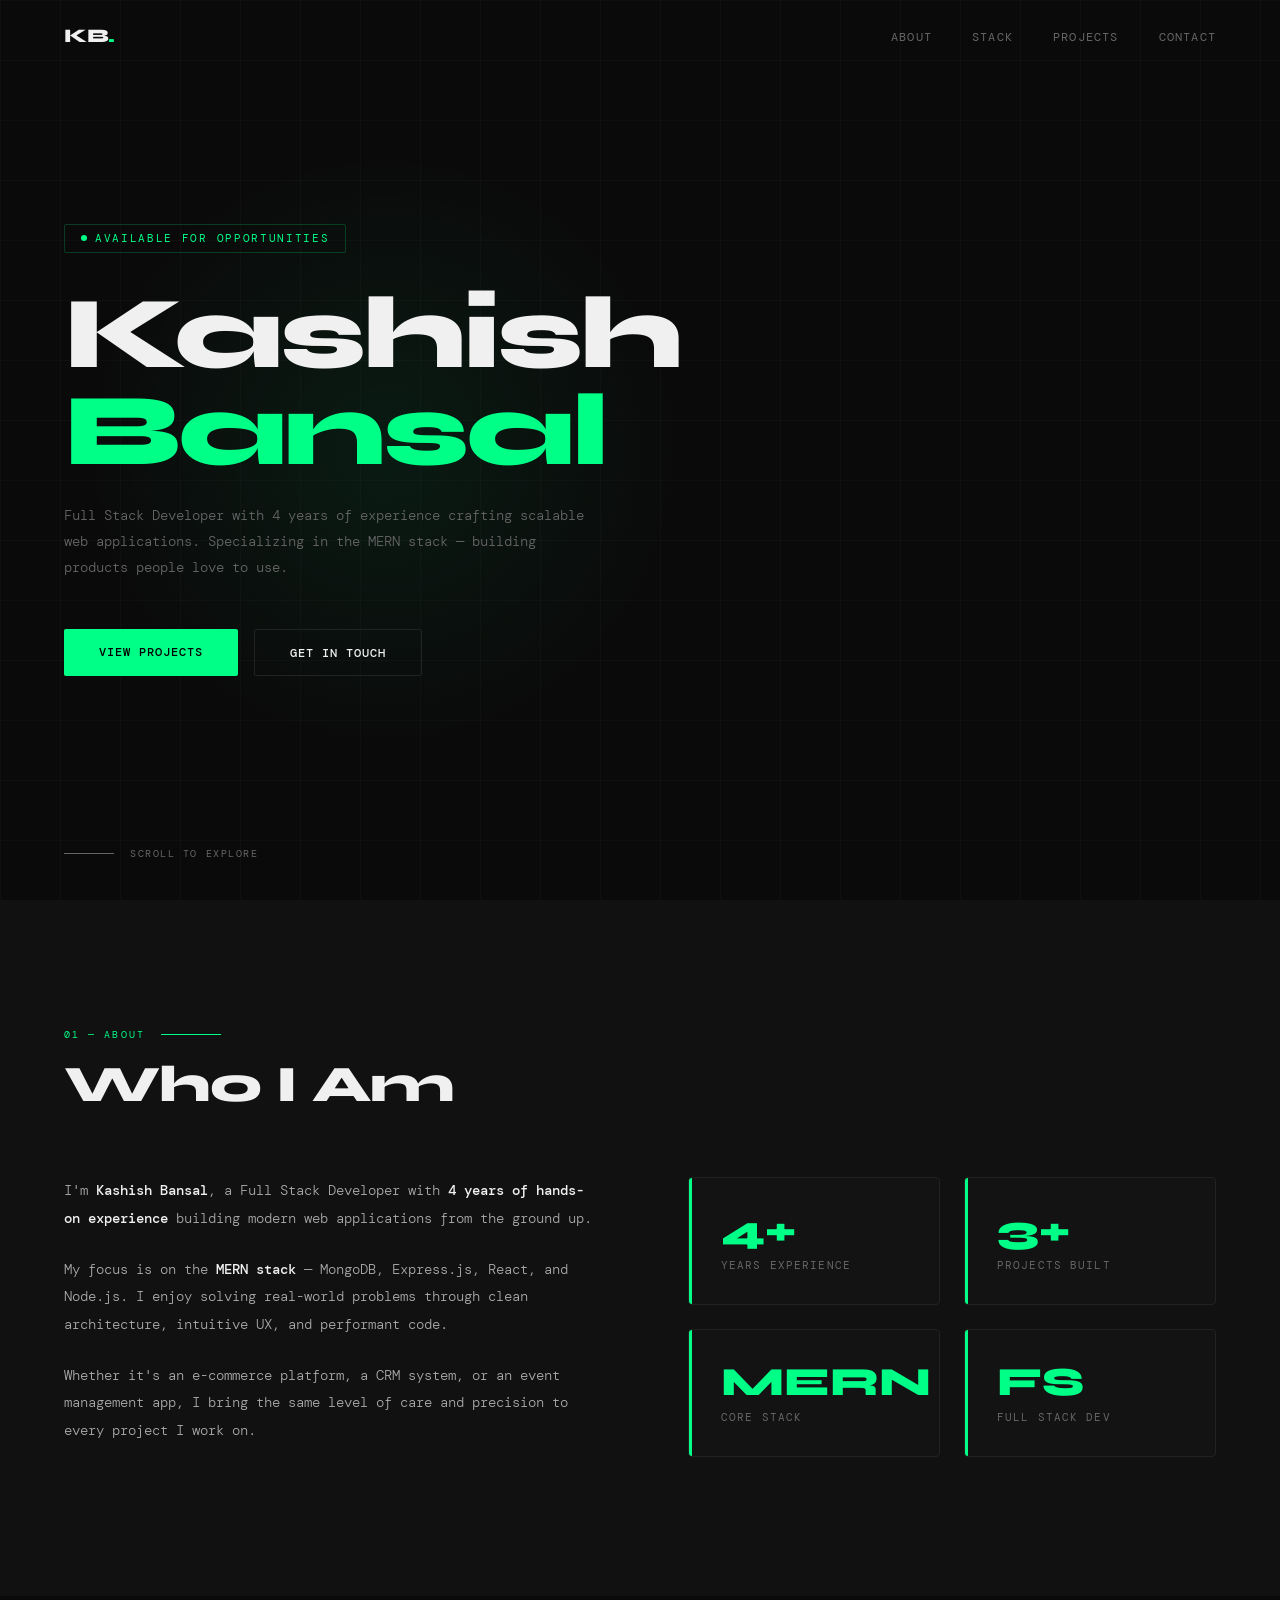
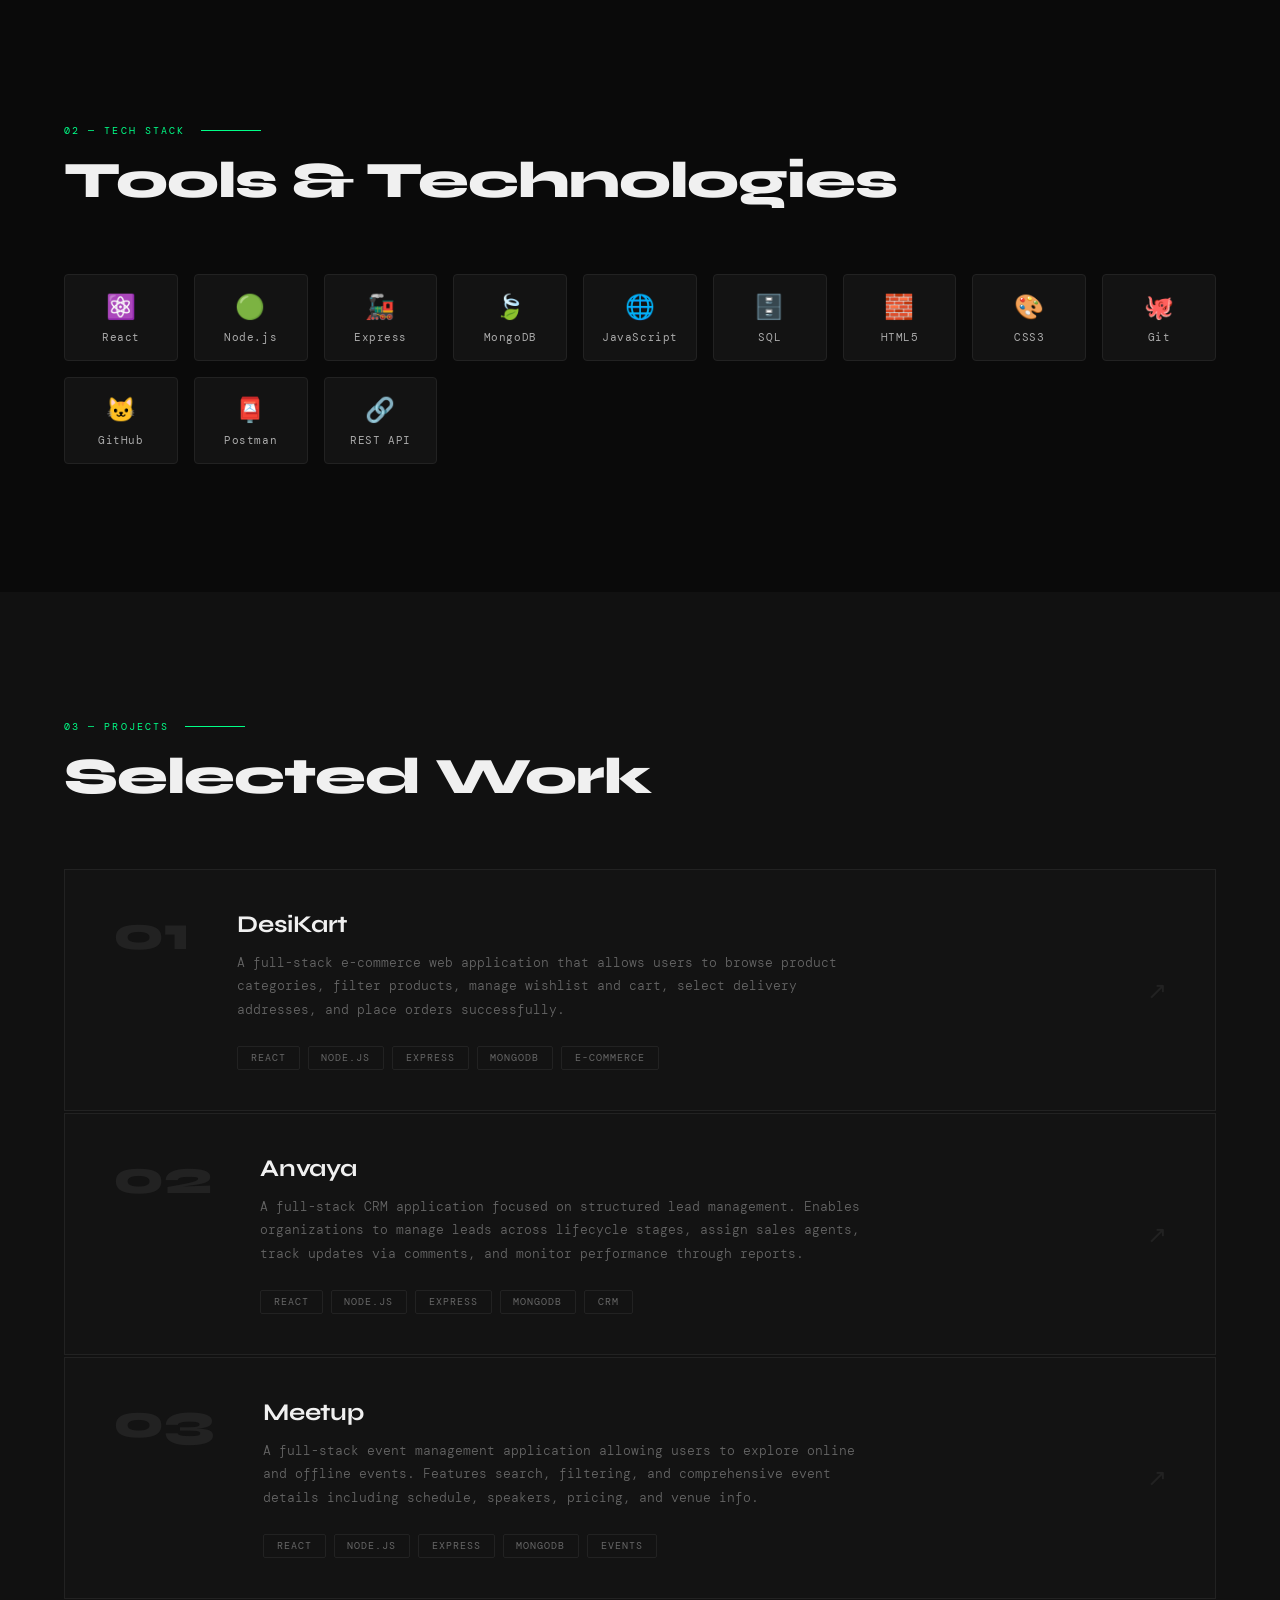
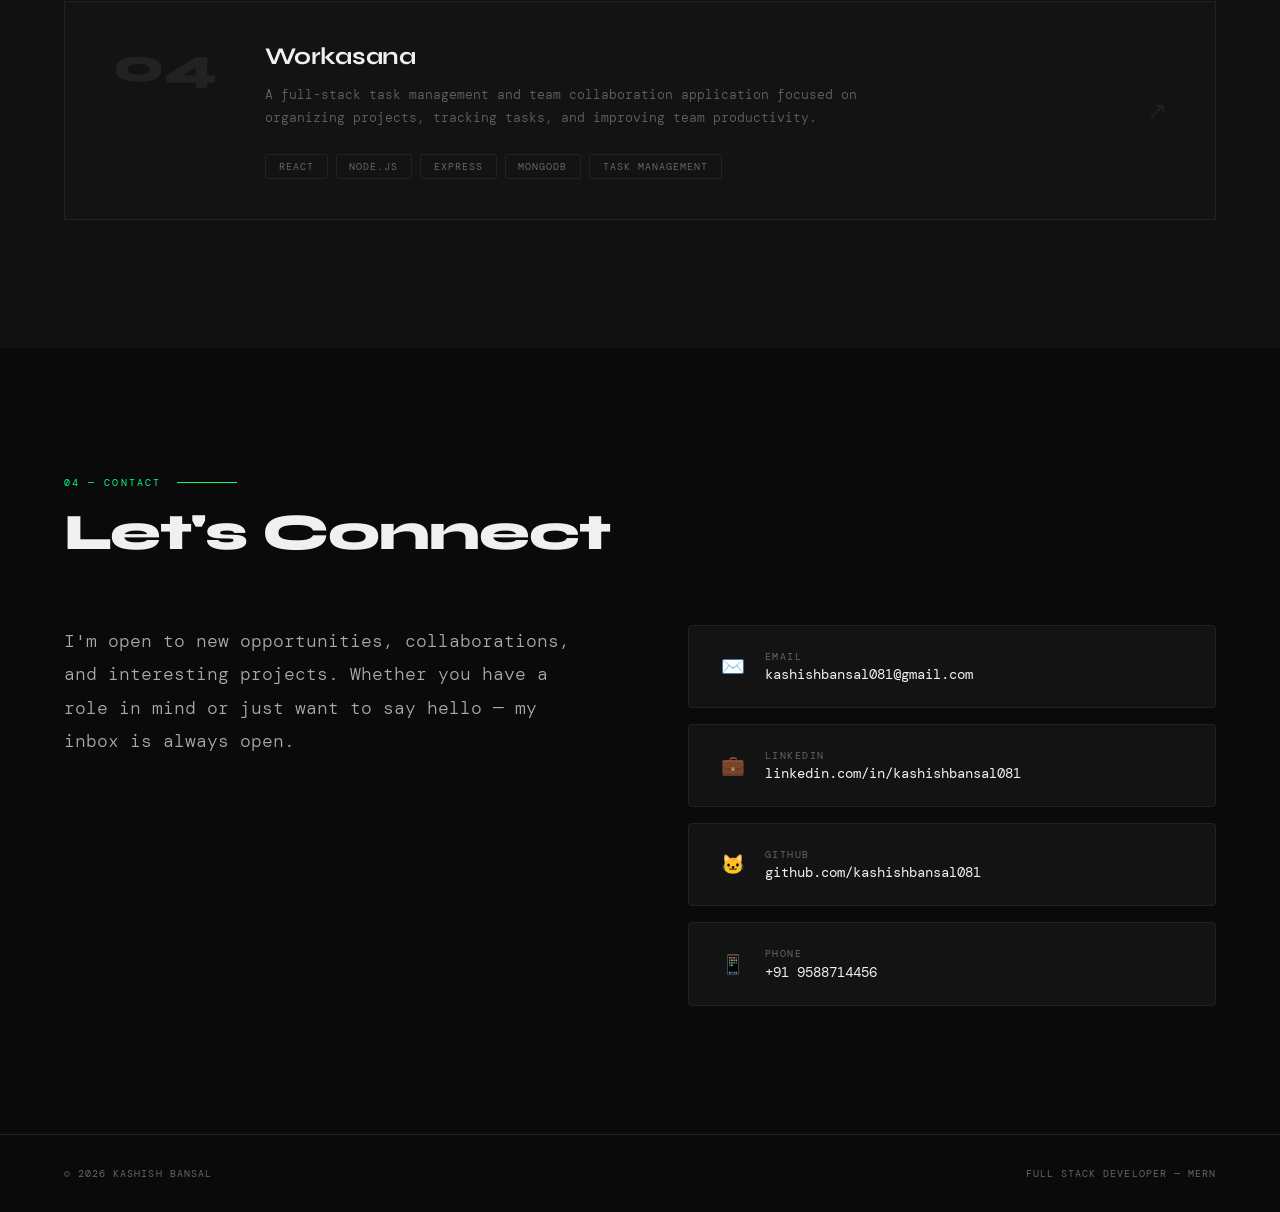
<file: index.html>
<!DOCTYPE html>
<html lang="en">
<head>
  <meta charset="UTF-8" />
  <meta name="viewport" content="width=device-width, initial-scale=1.0" />
  <title>Kashish Bansal — Full Stack Developer</title>

  <link
    href="https://fonts.googleapis.com/css2?family=Syne:wght@400;600;700;800&family=DM+Mono:wght@300;400;500&display=swap"
    rel="stylesheet"
  />

  <link rel="stylesheet" href="porfolio.css" />
</head>
<body>

  <nav id="navbar">
    <div class="nav-logo">KB<span>.</span></div>
    <ul class="nav-links">
      <li><a href="#about">About</a></li>
      <li><a href="#stack">Stack</a></li>
      <li><a href="#projects">Projects</a></li>
      <li><a href="#contact">Contact</a></li>
    </ul>
  </nav>

  <!-- HERO -->
  <section class="hero" id="home">
    <div class="hero-grid-lines"></div>
    <div class="hero-glow"></div>

    <div class="hero-content">
      <div class="hero-tag">Available for opportunities</div>

      <h1>
        <span class="line1">Kashish</span><br />
        <span class="line2">Bansal</span>
      </h1>

      <p class="hero-desc">
        Full Stack Developer with 4 years of experience crafting scalable web applications.
        Specializing in the MERN stack — building products people love to use.
      </p>

      <div class="hero-cta">
        <a href="#projects" class="btn-primary">View Projects</a>
        <a href="#contact" class="btn-outline">Get In Touch</a>
      </div>
    </div>

    <div class="hero-scroll">
      <div class="scroll-line"></div>
      Scroll to explore
    </div>
  </section>

  <!-- ABOUT -->
  <section id="about">
    <div class="section-label">01 — About</div>
    <h2 class="section-title">Who I Am</h2>

    <div class="about-grid fade-in">
      <div class="about-text">
        <p>
          I'm <strong>Kashish Bansal</strong>, a Full Stack Developer with
          <strong>4 years of hands-on experience</strong> building modern web applications from the ground up.
        </p>
        <p>
          My focus is on the <strong>MERN stack</strong> — MongoDB, Express.js, React, and Node.js.
          I enjoy solving real-world problems through clean architecture, intuitive UX, and performant code.
        </p>
        <p>
          Whether it's an e-commerce platform, a CRM system, or an event management app,
          I bring the same level of care and precision to every project I work on.
        </p>
      </div>

      <div class="about-stats">
        <div class="stat-card">
          <div class="stat-num">4+</div>
          <div class="stat-label">Years Experience</div>
        </div>
        <div class="stat-card">
          <div class="stat-num">3+</div>
          <div class="stat-label">Projects Built</div>
        </div>
        <div class="stat-card">
          <div class="stat-num">MERN</div>
          <div class="stat-label">Core Stack</div>
        </div>
        <div class="stat-card">
          <div class="stat-num">FS</div>
          <div class="stat-label">Full Stack Dev</div>
        </div>
      </div>
    </div>
  </section>

  <!-- TECH STACK -->
  <section id="stack">
    <div class="section-label">02 — Tech Stack</div>
    <h2 class="section-title">Tools & Technologies</h2>

    <div class="stack-grid fade-in">
      <div class="tech-pill"><span class="icon">⚛️</span>React</div>
      <div class="tech-pill"><span class="icon">🟢</span>Node.js</div>
      <div class="tech-pill"><span class="icon">🚂</span>Express</div>
      <div class="tech-pill"><span class="icon">🍃</span>MongoDB</div>
      <div class="tech-pill"><span class="icon">🌐</span>JavaScript</div>
      <div class="tech-pill"><span class="icon">🗄️</span>SQL</div>
      <div class="tech-pill"><span class="icon">🧱</span>HTML5</div>
      <div class="tech-pill"><span class="icon">🎨</span>CSS3</div>
      <div class="tech-pill"><span class="icon">🐙</span>Git</div>
      <div class="tech-pill"><span class="icon">🐱</span>GitHub</div>
      <div class="tech-pill"><span class="icon">📮</span>Postman</div>
      <div class="tech-pill"><span class="icon">🔗</span>REST API</div>
    </div>
  </section>

  <!-- PROJECTS -->
  <section id="projects">
    <div class="section-label">03 — Projects</div>
    <h2 class="section-title">Selected Work</h2>

    <div class="projects-list fade-in">

      <!-- Project 1 -->
      <a
        href="https://frontend-e-commerce-iota-nine.vercel.app/"
        target="_blank"
        rel="noopener noreferrer"
        class="project-item"
      >
        <div class="project-num">01</div>

        <div class="project-info">
          <div class="project-name">DesiKart</div>
          <p class="project-desc">
            A full-stack e-commerce web application that allows users to browse product categories,
            filter products, manage wishlist and cart, select delivery addresses, and place orders successfully.
          </p>

          <div class="project-tags">
            <span class="tag">React</span>
            <span class="tag">Node.js</span>
            <span class="tag">Express</span>
            <span class="tag">MongoDB</span>
            <span class="tag">E-Commerce</span>
          </div>
        </div>

        <div class="project-arrow">↗</div>
      </a>

      <!-- Project 2 -->
      <a
        href="https://frontend-crm-khaki.vercel.app/"
        target="_blank"
        rel="noopener noreferrer"
        class="project-item"
      >
        <div class="project-num">02</div>

        <div class="project-info">
          <div class="project-name">Anvaya</div>
          <p class="project-desc">
            A full-stack CRM application focused on structured lead management.
            Enables organizations to manage leads across lifecycle stages, assign sales agents,
            track updates via comments, and monitor performance through reports.
          </p>

          <div class="project-tags">
            <span class="tag">React</span>
            <span class="tag">Node.js</span>
            <span class="tag">Express</span>
            <span class="tag">MongoDB</span>
            <span class="tag">CRM</span>
          </div>
        </div>

        <div class="project-arrow">↗</div>
      </a>

      <!-- Project 3 -->
      <a
        href="https://frontend-meetup-app-sable.vercel.app/"
        target="_blank"
        rel="noopener noreferrer"
        class="project-item"
      >
        <div class="project-num">03</div>

        <div class="project-info">
          <div class="project-name">Meetup</div>
          <p class="project-desc">
            A full-stack event management application allowing users to explore online and offline events.
            Features search, filtering, and comprehensive event details including schedule, speakers, pricing, and venue info.
          </p>

          <div class="project-tags">
            <span class="tag">React</span>
            <span class="tag">Node.js</span>
            <span class="tag">Express</span>
            <span class="tag">MongoDB</span>
            <span class="tag">Events</span>
          </div>
        </div>

        <div class="project-arrow">↗</div>
      </a>

      <!-- Project 4 -->
      <a
        href="https://frontend-workasana-3m46-m0f79z5gn.vercel.app/"
        target="_blank"
        rel="noopener noreferrer"
        class="project-item"
      >
        <div class="project-num">04</div>

        <div class="project-info">
          <div class="project-name">Workasana</div>
          <p class="project-desc">
            A full-stack task management and team collaboration application focused on organizing projects,
            tracking tasks, and improving team productivity.
          </p>

          <div class="project-tags">
            <span class="tag">React</span>
            <span class="tag">Node.js</span>
            <span class="tag">Express</span>
            <span class="tag">MongoDB</span>
            <span class="tag">Task Management</span>
          </div>
        </div>

        <div class="project-arrow">↗</div>
      </a>

    </div>
  </section>

  <!-- CONTACT -->
  <section id="contact">
    <div class="section-label">04 — Contact</div>
    <h2 class="section-title">Let's Connect</h2>

    <div class="contact-wrapper fade-in">
      <div class="contact-intro">
        <p style="font-size:1.1rem;line-height:1.9;color:#aaa;font-weight:300;">
          I'm open to new opportunities, collaborations, and interesting projects.
          Whether you have a role in mind or just want to say hello — my inbox is always open.
        </p>
      </div>

      <div class="contact-links">
        <a href="mailto:kashishbansal081@gmail.com" class="contact-link">
          <span class="link-icon">✉️</span>
          <div class="link-meta">
            <span class="link-type">Email</span>
            <span class="link-label">kashishbansal081@gmail.com</span>
          </div>
        </a>

        <a
          href="https://linkedin.com/in/kashishbansal081"
          target="_blank"
          rel="noopener noreferrer"
          class="contact-link"
        >
          <span class="link-icon">💼</span>
          <div class="link-meta">
            <span class="link-type">LinkedIn</span>
            <span class="link-label">linkedin.com/in/kashishbansal081</span>
          </div>
        </a>

        <a
          href="https://github.com/kashishbansal081"
          target="_blank"
          rel="noopener noreferrer"
          class="contact-link"
        >
          <span class="link-icon">🐱</span>
          <div class="link-meta">
            <span class="link-type">GitHub</span>
            <span class="link-label">github.com/kashishbansal081</span>
          </div>
        </a>

        <a href="tel:+919588714456" class="contact-link">
          <span class="link-icon">📱</span>
          <div class="link-meta">
            <span class="link-type">Phone</span>
            <span class="link-label">+91 9588714456</span>
          </div>
        </a>
      </div>
    </div>
  </section>

  <footer>
    <span>&copy; 2026 Kashish Bansal</span>
    <span>Full Stack Developer — MERN</span>
  </footer>

  <script>
    // Nav scroll
    const navbar = document.getElementById("navbar");

    window.addEventListener("scroll", () => {
      navbar.classList.toggle("scrolled", window.scrollY > 50);
    });

    // Fade in observer
    const observer = new IntersectionObserver((entries) => {
      entries.forEach((entry, i) => {
        if (entry.isIntersecting) {
          entry.target.style.transitionDelay = i * 0.1 + "s";
          entry.target.classList.add("visible");
        }
      });
    }, { threshold: 0.1 });

    document.querySelectorAll(".fade-in").forEach((el) => observer.observe(el));
  </script>

</body>
</html>
</file>
<file: porfolio.css>
:root {
  --bg: #0a0a0a;
  --surface: #111111;
  --surface2: #181818;
  --border: #222222;
  --accent: #00ff87;
  --accent2: #00c4ff;
  --text: #f0f0f0;
  --muted: #666666;
  --card-bg: #131313;
}

*,
*::before,
*::after {
  box-sizing: border-box;
  margin: 0;
  padding: 0;
}

html {
  scroll-behavior: smooth;
}

body {
  background: var(--bg);
  color: var(--text);
  font-family: "DM Mono", monospace;
  overflow-x: hidden;
}

/* Noise overlay */
body::before {
  content: "";
  position: fixed;
  inset: 0;
  pointer-events: none;
  z-index: 1;
  opacity: 0.4;
}

/* NAV */
nav {
  position: fixed;
  top: 0;
  left: 0;
  right: 0;
  z-index: 100;
  display: flex;
  justify-content: space-between;
  align-items: center;
  padding: 1.5rem 4rem;
  border-bottom: 1px solid transparent;
  transition: all 0.3s;
  backdrop-filter: blur(0px);
}
nav.scrolled {
  border-bottom-color: var(--border);
  background: rgba(10, 10, 10, 0.85);
  backdrop-filter: blur(20px);
}
.nav-logo {
  font-family: "Syne", sans-serif;
  font-weight: 800;
  font-size: 1.2rem;
  letter-spacing: -0.02em;
}
.nav-logo span {
  color: var(--accent);
}
.nav-links {
  display: flex;
  gap: 2.5rem;
  list-style: none;
}
.nav-links a {
  color: var(--muted);
  text-decoration: none;
  font-size: 0.75rem;
  letter-spacing: 0.1em;
  text-transform: uppercase;
  transition: color 0.2s;
}
.nav-links a:hover {
  color: var(--accent);
}

/* HERO */
.hero {
  min-height: 100vh;
  display: flex;
  flex-direction: column;
  justify-content: center;
  padding: 0 4rem;
  position: relative;
  overflow: hidden;
}
.hero-grid-lines {
  position: absolute;
  inset: 0;
  z-index: 0;
  background-image:
    linear-gradient(rgba(255, 255, 255, 0.02) 1px, transparent 1px),
    linear-gradient(90deg, rgba(255, 255, 255, 0.02) 1px, transparent 1px);
  background-size: 60px 60px;
}
.hero-glow {
  position: absolute;
  width: 600px;
  height: 600px;
  background: radial-gradient(
    circle,
    rgba(0, 255, 135, 0.07) 0%,
    transparent 70%
  );
  top: 50%;
  left: 30%;
  transform: translate(-50%, -50%);
  pointer-events: none;
}
.hero-content {
  position: relative;
  z-index: 2;
  max-width: 900px;
}
.hero-tag {
  display: inline-flex;
  align-items: center;
  gap: 0.5rem;
  font-size: 0.7rem;
  letter-spacing: 0.15em;
  text-transform: uppercase;
  color: var(--accent);
  margin-bottom: 2rem;
  border: 1px solid rgba(0, 255, 135, 0.2);
  padding: 0.4rem 1rem;
  border-radius: 2px;
}
.hero-tag::before {
  content: "";
  width: 6px;
  height: 6px;
  background: var(--accent);
  border-radius: 50%;
  animation: pulse 2s infinite;
}
@keyframes pulse {
  0%,
  100% {
    opacity: 1;
    transform: scale(1);
  }
  50% {
    opacity: 0.4;
    transform: scale(0.8);
  }
}
.hero h1 {
  font-family: "Syne", sans-serif;
  font-size: clamp(3.5rem, 8vw, 7rem);
  font-weight: 800;
  line-height: 0.95;
  letter-spacing: -0.03em;
  margin-bottom: 1.5rem;
}
.hero h1 .line2 {
  color: var(--accent);
}
.hero-desc {
  font-size: 0.9rem;
  line-height: 1.8;
  color: var(--muted);
  max-width: 520px;
  margin-bottom: 3rem;
  font-weight: 300;
}
.hero-cta {
  display: flex;
  gap: 1rem;
  flex-wrap: wrap;
}
.btn-primary {
  background: var(--accent);
  color: #000;
  padding: 0.9rem 2.2rem;
  font-family: "DM Mono", monospace;
  font-size: 0.75rem;
  font-weight: 500;
  letter-spacing: 0.08em;
  text-transform: uppercase;
  border: none;
  border-radius: 2px;
  text-decoration: none;
  transition: all 0.2s;
  display: inline-block;
}
.btn-primary:hover {
  background: #00e678;
  transform: translateY(-2px);
}
.btn-outline {
  background: transparent;
  color: var(--text);
  padding: 0.9rem 2.2rem;
  font-family: "DM Mono", monospace;
  font-size: 0.75rem;
  font-weight: 500;
  letter-spacing: 0.08em;
  text-transform: uppercase;
  border: 1px solid var(--border);
  border-radius: 2px;
  text-decoration: none;
  transition: all 0.2s;
  display: inline-block;
}
.btn-outline:hover {
  border-color: var(--accent);
  color: var(--accent);
}

.hero-scroll {
  position: absolute;
  bottom: 2.5rem;
  left: 4rem;
  display: flex;
  align-items: center;
  gap: 1rem;
  font-size: 0.65rem;
  letter-spacing: 0.15em;
  text-transform: uppercase;
  color: var(--muted);
  z-index: 2;
}
.scroll-line {
  width: 50px;
  height: 1px;
  background: var(--muted);
  position: relative;
  overflow: hidden;
}
.scroll-line::after {
  content: "";
  position: absolute;
  top: 0;
  left: -100%;
  width: 100%;
  height: 100%;
  background: var(--accent);
  animation: scrollLine 2s ease infinite;
}
@keyframes scrollLine {
  0% {
    left: -100%;
  }
  100% {
    left: 100%;
  }
}

/* SECTIONS */
section {
  padding: 8rem 4rem;
  position: relative;
}
.section-label {
  font-size: 0.65rem;
  letter-spacing: 0.2em;
  text-transform: uppercase;
  color: var(--accent);
  margin-bottom: 1rem;
  display: flex;
  align-items: center;
  gap: 1rem;
}
.section-label::after {
  content: "";
  flex: 1;
  max-width: 60px;
  height: 1px;
  background: var(--accent);
}
.section-title {
  font-family: "Syne", sans-serif;
  font-size: clamp(2rem, 4vw, 3.5rem);
  font-weight: 800;
  letter-spacing: -0.02em;
  margin-bottom: 4rem;
  line-height: 1.1;
}

/* ABOUT */
#about {
  background: var(--surface);
}
.about-grid {
  display: grid;
  grid-template-columns: 1fr 1fr;
  gap: 6rem;
  align-items: start;
}
.about-text p {
  font-size: 0.9rem;
  line-height: 1.9;
  color: #aaa;
  margin-bottom: 1.5rem;
  font-weight: 300;
}
.about-text p strong {
  color: var(--text);
  font-weight: 500;
}
.about-stats {
  display: grid;
  grid-template-columns: 1fr 1fr;
  gap: 1.5rem;
}
.stat-card {
  background: var(--card-bg);
  border: 1px solid var(--border);
  padding: 2rem;
  border-radius: 4px;
  position: relative;
  overflow: hidden;
}
.stat-card::before {
  content: "";
  position: absolute;
  top: 0;
  left: 0;
  width: 3px;
  height: 100%;
  background: var(--accent);
}
.stat-num {
  font-family: "Syne", sans-serif;
  font-size: 2.5rem;
  font-weight: 800;
  color: var(--accent);
  line-height: 1;
  margin-bottom: 0.5rem;
}
.stat-label {
  font-size: 0.7rem;
  letter-spacing: 0.1em;
  text-transform: uppercase;
  color: var(--muted);
}

/* TECH STACK */
#stack {
  background: var(--bg);
}
.stack-grid {
  display: grid;
  grid-template-columns: repeat(auto-fill, minmax(110px, 1fr));
  gap: 1rem;
}
.tech-pill {
  background: var(--card-bg);
  border: 1px solid var(--border);
  padding: 1rem 0.5rem;
  border-radius: 4px;
  text-align: center;
  font-size: 0.7rem;
  letter-spacing: 0.05em;
  color: #aaa;
  transition: all 0.2s;
}
.tech-pill:hover {
  border-color: var(--accent);
  color: var(--accent);
  background: rgba(0, 255, 135, 0.04);
  transform: translateY(-3px);
}
.tech-pill .icon {
  font-size: 1.5rem;
  display: block;
  margin-bottom: 0.5rem;
}

/* PROJECTS */
#projects {
  background: var(--surface);
}
.projects-list {
  display: flex;
  flex-direction: column;
  gap: 1.5px;
}
.project-item {
  background: var(--card-bg);
  border: 1px solid var(--border);
  padding: 2.5rem 3rem;
  display: grid;
  grid-template-columns: auto 1fr auto;
  align-items: start;
  gap: 3rem;
  transition: all 0.25s;
  position: relative;
  overflow: hidden;
  text-decoration: none;
  color: inherit;
}
.project-item::after {
  content: "";
  position: absolute;
  bottom: 0;
  left: 0;
  width: 0;
  height: 2px;
  background: linear-gradient(90deg, var(--accent), var(--accent2));
  transition: width 0.3s ease;
}
.project-item:hover::after {
  width: 100%;
}
.project-item:hover {
  background: #161616;
  border-color: #333;
}
.project-num {
  font-family: "Syne", sans-serif;
  font-size: 3rem;
  font-weight: 800;
  color: var(--border);
  line-height: 1;
  transition: color 0.2s;
  min-width: 60px;
}
.project-item:hover .project-num {
  color: var(--accent);
}
.project-name {
  font-family: "Syne", sans-serif;
  font-size: 1.5rem;
  font-weight: 700;
  margin-bottom: 0.75rem;
  letter-spacing: -0.01em;
}
.project-desc {
  font-size: 0.82rem;
  line-height: 1.8;
  color: var(--muted);
  font-weight: 300;
  max-width: 600px;
  margin-bottom: 1.5rem;
}
.project-tags {
  display: flex;
  flex-wrap: wrap;
  gap: 0.5rem;
}
.tag {
  font-size: 0.62rem;
  letter-spacing: 0.1em;
  text-transform: uppercase;
  padding: 0.3rem 0.8rem;
  border: 1px solid var(--border);
  border-radius: 2px;
  color: var(--muted);
}
.project-arrow {
  font-size: 1.5rem;
  color: var(--border);
  transition: all 0.2s;
  align-self: center;
}
.project-item:hover .project-arrow {
  color: var(--accent);
  transform: translate(4px, -4px);
}

/* CONTACT */
#contact {
  background: var(--bg);
}
.contact-wrapper {
  display: grid;
  grid-template-columns: 1fr 1fr;
  gap: 6rem;
  align-items: start;
}
.contact-intro {
  font-size: 0.9rem;
  line-height: 1.9;
  color: #aaa;
  font-weight: 300;
}
.contact-links {
  display: flex;
  flex-direction: column;
  gap: 1rem;
}
.contact-link {
  display: flex;
  align-items: center;
  gap: 1.5rem;
  padding: 1.5rem 2rem;
  background: var(--card-bg);
  border: 1px solid var(--border);
  border-radius: 4px;
  text-decoration: none;
  color: var(--text);
  transition: all 0.2s;
}
.contact-link:hover {
  border-color: var(--accent);
  transform: translateX(6px);
}
.contact-link:hover .link-label {
  color: var(--accent);
}
.link-icon {
  font-size: 1.2rem;
  width: 20px;
  text-align: center;
}
.link-meta {
  display: flex;
  flex-direction: column;
  gap: 0.2rem;
}
.link-type {
  font-size: 0.6rem;
  letter-spacing: 0.15em;
  text-transform: uppercase;
  color: var(--muted);
}
.link-label {
  font-size: 0.85rem;
  font-weight: 400;
}

/* FOOTER */
footer {
  border-top: 1px solid var(--border);
  padding: 2rem 4rem;
  display: flex;
  justify-content: space-between;
  align-items: center;
  font-size: 0.65rem;
  letter-spacing: 0.1em;
  text-transform: uppercase;
  color: var(--muted);
}

/* FADE IN */
.fade-in {
  opacity: 0;
  transform: translateY(30px);
  transition:
    opacity 0.7s ease,
    transform 0.7s ease;
}
.fade-in.visible {
  opacity: 1;
  transform: translateY(0);
}

@media (max-width: 768px) {
  nav {
    padding: 1.2rem 1.5rem;
  }
  .nav-links {
    display: none;
  }
  .hero {
    padding: 0 1.5rem;
  }
  section {
    padding: 5rem 1.5rem;
  }
  .about-grid,
  .contact-wrapper {
    grid-template-columns: 1fr;
    gap: 3rem;
  }
  .project-item {
    grid-template-columns: 1fr;
    gap: 1rem;
    padding: 2rem;
    text-decoration: none;
    color: inherit;
  }
  .project-num {
    font-size: 2rem;
  }
  footer {
    flex-direction: column;
    gap: 1rem;
    text-align: center;
    padding: 2rem 1.5rem;
  }
}
</file>
